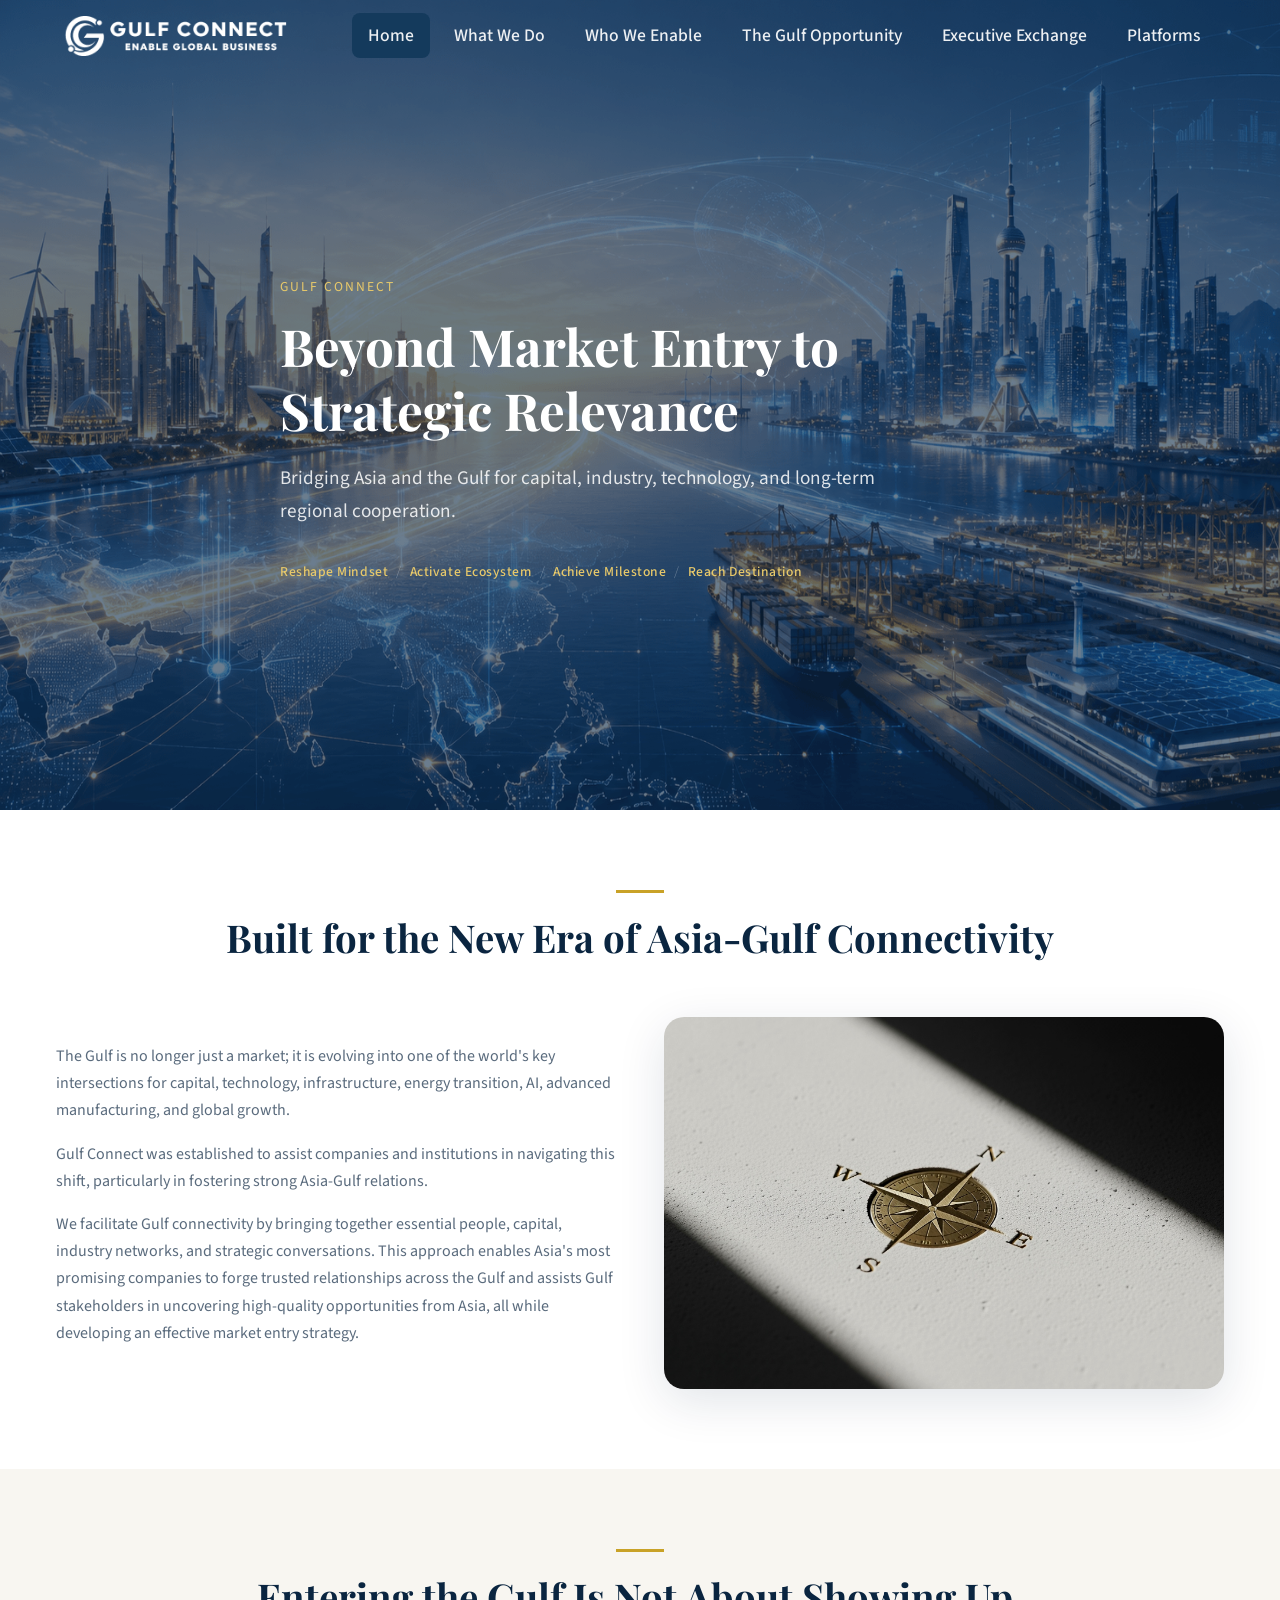
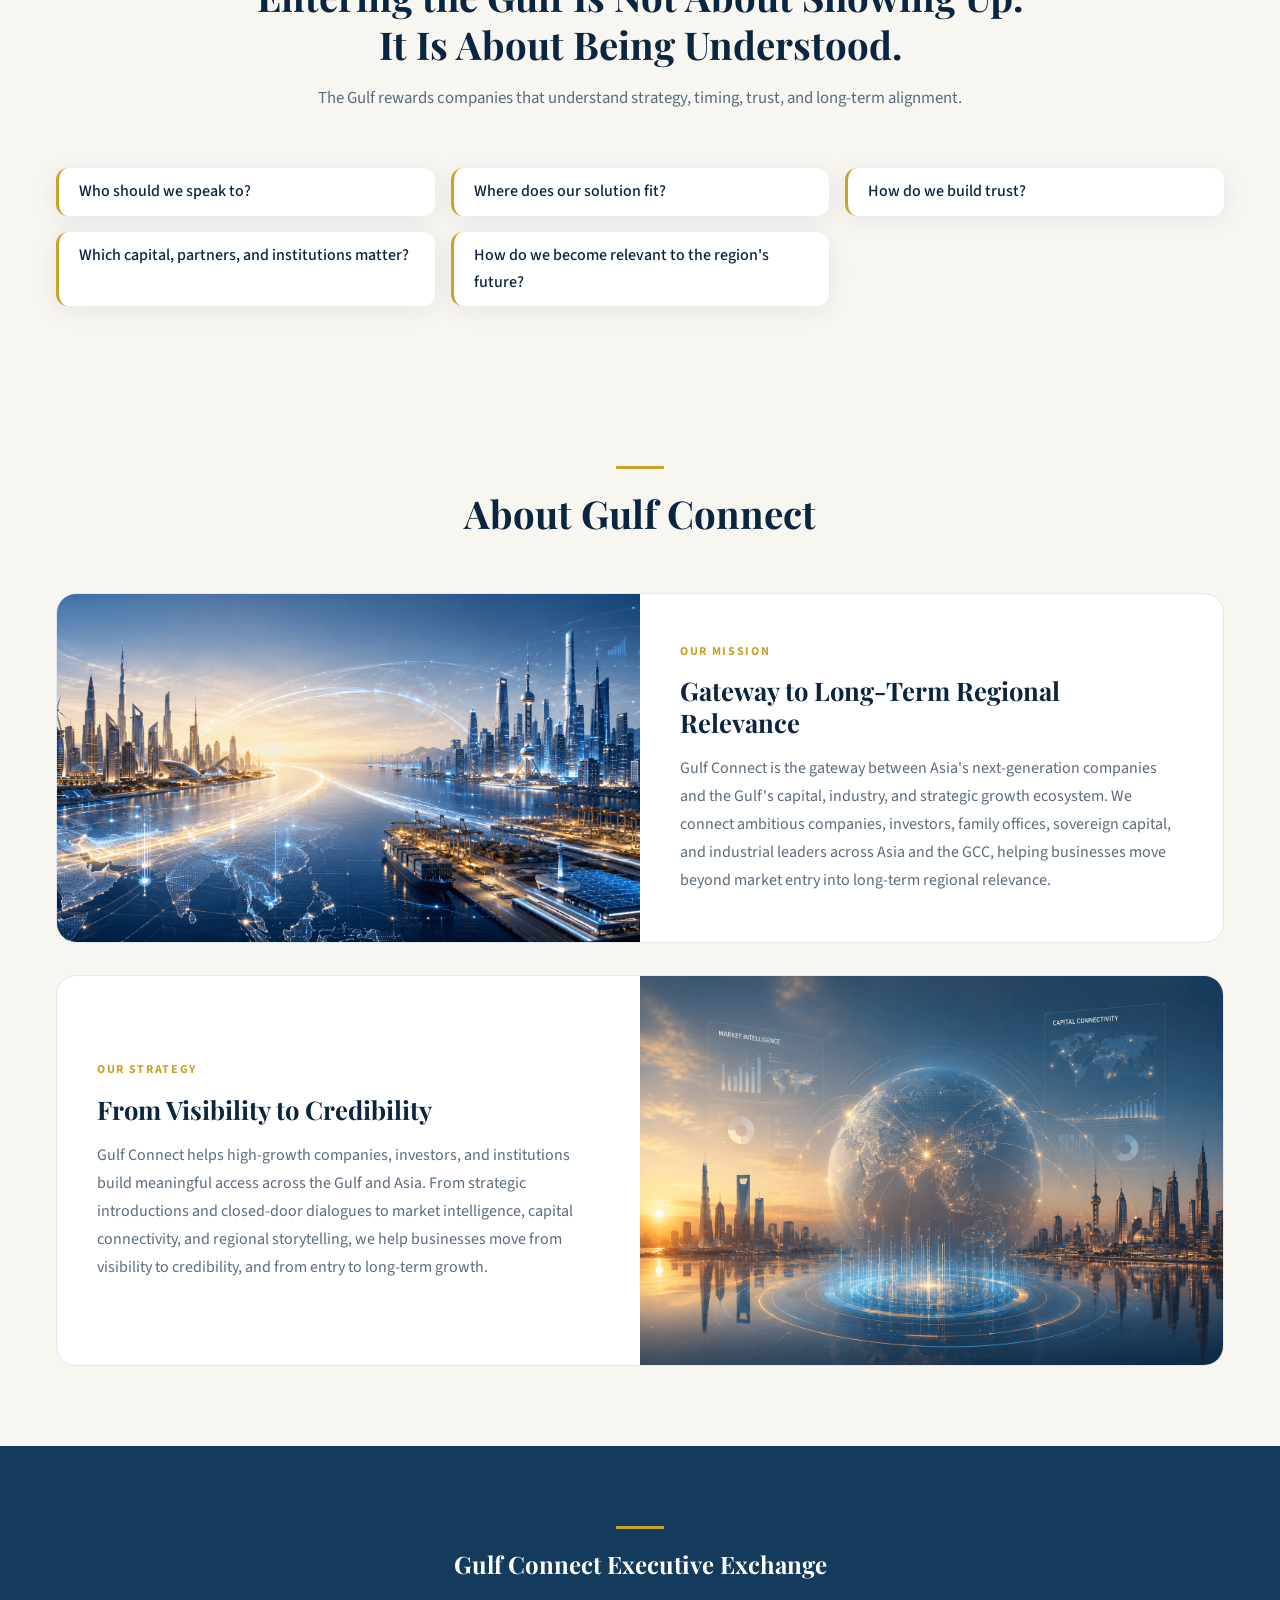
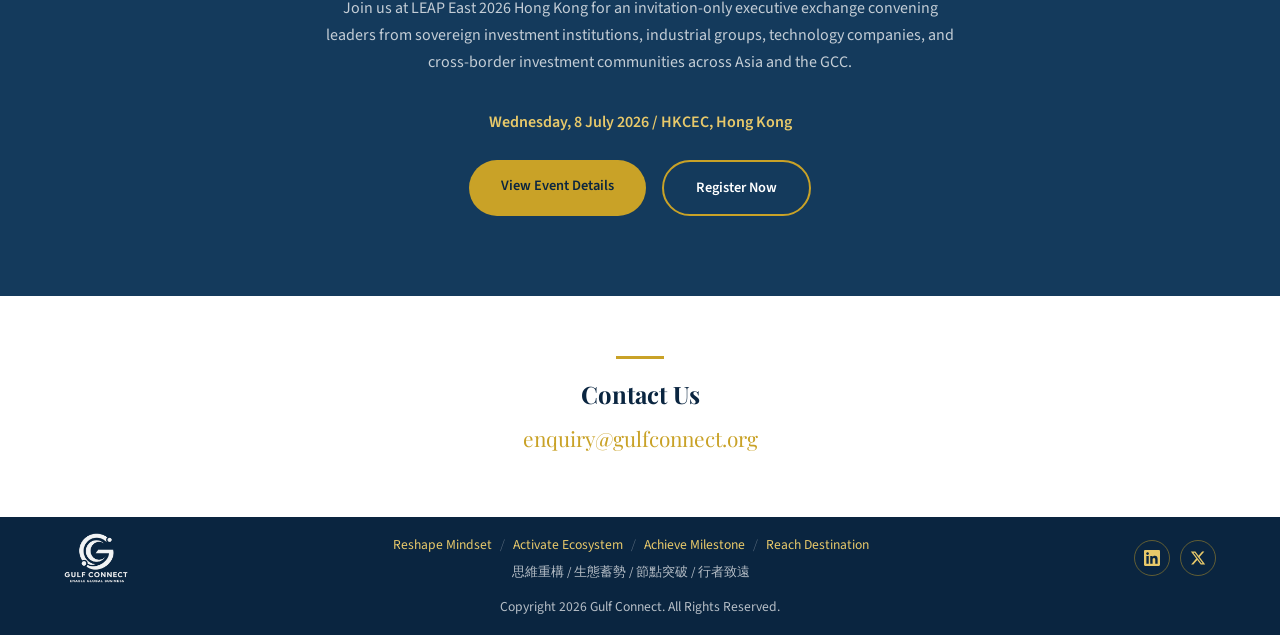
<file: index.html>
<!DOCTYPE html>
<html lang="zh-HK">
<head>
  <meta charset="UTF-8">
  <meta name="viewport" content="width=device-width, initial-scale=1.0">
  <title>Gulf Connect | Bridging Asia and Gulf Opportunities</title>
  <meta name="description" content="Gulf Connect: Beyond Market Entry to Strategic Relevance. Bridging Asia and the Gulf for strategic business growth and connectivity.">
  <link rel="preconnect" href="https://fonts.googleapis.com">
  <link rel="preconnect" href="https://fonts.gstatic.com" crossorigin>
  <link href="https://fonts.googleapis.com/css2?family=Playfair+Display:wght@400;700;900&family=Source+Sans+3:wght@300;400;500;600;700&display=swap" rel="stylesheet">
  <link rel="preconnect" href="https://media.gulfconnect.org">
  <link rel="stylesheet" href="css/style.css">
</head>
<body class="home">

  <header class="site-header">
    <div class="header-inner">
      <a href="index.html" class="logo">
        <img src="logo-header-white.png" alt="Gulf Connect" class="logo-img logo-img-light">
        <img src="logo-header.png" alt="Gulf Connect" class="logo-img logo-img-dark">
      </a>
      <nav class="nav-desktop">
        <a href="index.html" class="active">Home</a>
        <a href="what-we-do.html">What We Do</a>
        <a href="who-we-enable.html">Who We Enable</a>
        <a href="the-gulf-opportunity.html">The Gulf Opportunity</a>
        <a href="executive-exchange.html">Executive Exchange</a>
        <a href="platforms.html">Platforms</a>
      </nav>
      <button class="menu-toggle" aria-label="Menu">
        <span></span><span></span><span></span>
      </button>
    </div>
    <nav class="nav-mobile">
      <a href="index.html">Home</a>
      <a href="what-we-do.html">What We Do</a>
      <a href="who-we-enable.html">Who We Enable</a>
      <a href="the-gulf-opportunity.html">The Gulf Opportunity</a>
      <a href="executive-exchange.html">Executive Exchange</a>
      <a href="platforms.html">Platforms</a>
    </nav>
  </header>

  <section class="hero">
    <video class="hero-video" autoplay muted loop playsinline webkit-playsinline preload="auto" poster="img/Our Mission_3.png">
      <source src="https://media.gulfconnect.org/video/Home_Earth.mp4" type="video/mp4">
    </video>
    <div class="hero-overlay"></div>
    <div class="hero-content">
      <p class="hero-eyebrow">GULF CONNECT</p>
      <h1>Beyond Market Entry to Strategic Relevance</h1>
      <p class="hero-subtitle">Bridging Asia and the Gulf for capital, industry, technology, and long-term regional cooperation.</p>
      <div class="hero-pillars">
        <span>Reshape Mindset</span>
        <span class="hero-pillar-sep">/</span>
        <span>Activate Ecosystem</span>
        <span class="hero-pillar-sep">/</span>
        <span>Achieve Milestone</span>
        <span class="hero-pillar-sep">/</span>
        <span>Reach Destination</span>
      </div>
    </div>
  </section>

  <section class="section">
    <div class="container">
      <div class="section-header">
        <div class="gold-line"></div>
        <h2>Built for the New Era of Asia-Gulf Connectivity</h2>
      </div>
      <div class="two-col">
        <div>
          <p>The Gulf is no longer just a market; it is evolving into one of the world's key intersections for capital, technology, infrastructure, energy transition, AI, advanced manufacturing, and global growth.</p>
          <p>Gulf Connect was established to assist companies and institutions in navigating this shift, particularly in fostering strong Asia-Gulf relations.</p>
          <p>We facilitate Gulf connectivity by bringing together essential people, capital, industry networks, and strategic conversations. This approach enables Asia's most promising companies to forge trusted relationships across the Gulf and assists Gulf stakeholders in uncovering high-quality opportunities from Asia, all while developing an effective market entry strategy.</p>
        </div>
        <img src="img/home-campass.jpg" alt="Gulf Connect Strategy">
      </div>
    </div>
  </section>

  <section class="section section-cream">
    <div class="container">
      <div class="section-header">
        <div class="gold-line"></div>
        <h2>Entering the Gulf Is Not About Showing Up.<br>It Is About Being Understood.</h2>
        <p>The Gulf rewards companies that understand strategy, timing, trust, and long-term alignment.</p>
      </div>
      <ul class="questions-list">
        <li>Who should we speak to?</li>
        <li>Where does our solution fit?</li>
        <li>How do we build trust?</li>
        <li>Which capital, partners, and institutions matter?</li>
        <li>How do we become relevant to the region's future?</li>
      </ul>
    </div>
  </section>

  <section class="section section-cream">
    <div class="container">
      <div class="section-header">
        <div class="gold-line"></div>
        <h2>About Gulf Connect</h2>
      </div>
      <div class="about-blocks">
        <article class="about-block">
          <div class="about-block-media">
            <img src="img/Our Mission_3.png" alt="Our Mission">
          </div>
          <div class="about-block-content">
            <span class="about-label">Our Mission</span>
            <h3>Gateway to Long-Term Regional Relevance</h3>
            <p>Gulf Connect is the gateway between Asia's next-generation companies and the Gulf's capital, industry, and strategic growth ecosystem. We connect ambitious companies, investors, family offices, sovereign capital, and industrial leaders across Asia and the GCC, helping businesses move beyond market entry into long-term regional relevance.</p>
          </div>
        </article>
        <article class="about-block about-block-reverse">
          <div class="about-block-media">
            <img src="img/Our Stategy.png" alt="Our Strategy">
          </div>
          <div class="about-block-content">
            <span class="about-label">Our Strategy</span>
            <h3>From Visibility to Credibility</h3>
            <p>Gulf Connect helps high-growth companies, investors, and institutions build meaningful access across the Gulf and Asia. From strategic introductions and closed-door dialogues to market intelligence, capital connectivity, and regional storytelling, we help businesses move from visibility to credibility, and from entry to long-term growth.</p>
          </div>
        </article>
      </div>
    </div>
  </section>

  <section class="section section-navy">
    <div class="container" style="text-align:center;">
      <div class="gold-line"></div>
      <h2 style="margin-bottom:16px;">Gulf Connect Executive Exchange</h2>
      <p style="max-width:640px;margin:0 auto 32px;color:rgba(255,255,255,0.75);">Join us at LEAP East 2026 Hong Kong for an invitation-only executive exchange convening leaders from sovereign investment institutions, industrial groups, technology companies, and cross-border investment communities across Asia and the GCC.</p>
      <p style="color:var(--gold-light);font-weight:600;margin-bottom:24px;">Wednesday, 8 July 2026 / HKCEC, Hong Kong</p>
      <div class="cta-group" style="justify-content:center;">
        <a href="executive-exchange.html" class="btn btn-primary">View Event Details</a>
        <a href="https://meeting.hyterp.cn/website/10024/register.html" class="btn btn-outline" target="_blank" rel="noopener">Register Now</a>
      </div>
    </div>
  </section>

  <section class="section contact-section">
    <div class="container">
      <div class="gold-line"></div>
      <h2>Contact Us</h2>
      <p class="contact-email"><a href="mailto:enquiry@gulfconnect.org">enquiry@gulfconnect.org</a></p>
    </div>
  </section>

  <footer class="site-footer">
    <div class="footer-inner">
      <div class="footer-brand">
        <img src="logo-footer.webp" alt="Gulf Connect" class="logo-footer">
      </div>
      <p class="footer-tagline">
        <span>Gulf Connect:</span>
        <span>Beyond Market Entry to Strategic Relevance</span>
      </p>
      <div class="footer-center">
        <div class="footer-pillars">
          <span>Reshape Mindset</span>
          <span class="footer-sep">/</span>
          <span>Activate Ecosystem</span>
          <span class="footer-sep">/</span>
          <span>Achieve Milestone</span>
          <span class="footer-sep">/</span>
          <span>Reach Destination</span>
        </div>
        <p class="footer-pillars-zh">思維重構 / 生態蓄勢 / 節點突破 / 行者致遠</p>
      </div>
      <div class="footer-social">
        <a href="https://www.linkedin.com/company/gulf-connect-enabler/" target="_blank" rel="noopener noreferrer" aria-label="LinkedIn">
          <svg viewBox="0 0 24 24" aria-hidden="true"><path d="M20.447 20.452h-3.554v-5.569c0-1.328-.027-3.037-1.852-3.037-1.853 0-2.136 1.445-2.136 2.939v5.667H9.351V9h3.414v1.561h.046c.477-.9 1.637-1.85 3.37-1.85 3.601 0 4.267 2.37 4.267 5.455v6.286zM5.337 7.433c-1.144 0-2.063-.926-2.063-2.065 0-1.138.92-2.063 2.063-2.063 1.14 0 2.064.925 2.064 2.063 0 1.139-.925 2.065-2.064 2.065zm1.782 13.019H3.555V9h3.564v11.452zM22.225 0H1.771C.792 0 0 .774 0 1.729v20.542C0 23.227.792 24 1.771 24h20.451C23.2 24 24 23.227 24 22.271V1.729C24 .774 23.2 0 22.222 0h.003z"/></svg>
        </a>
        <a href="https://x.com/GulfConnectX" target="_blank" rel="noopener noreferrer" aria-label="X">
          <svg viewBox="0 0 24 24" aria-hidden="true"><path d="M18.244 2.25h3.308l-7.227 8.26 8.502 11.24H16.17l-5.214-6.817L4.99 21.75H1.68l7.73-8.835L1.254 2.25H8.08l4.713 6.231zm-1.161 17.52h1.833L7.084 4.126H5.117z"/></svg>
        </a>
      </div>
      <p class="footer-copy">Copyright 2026 Gulf Connect. All Rights Reserved.</p>
    </div>
  </footer>

  <script src="js/main.js"></script>
</body>
</html>
</file>
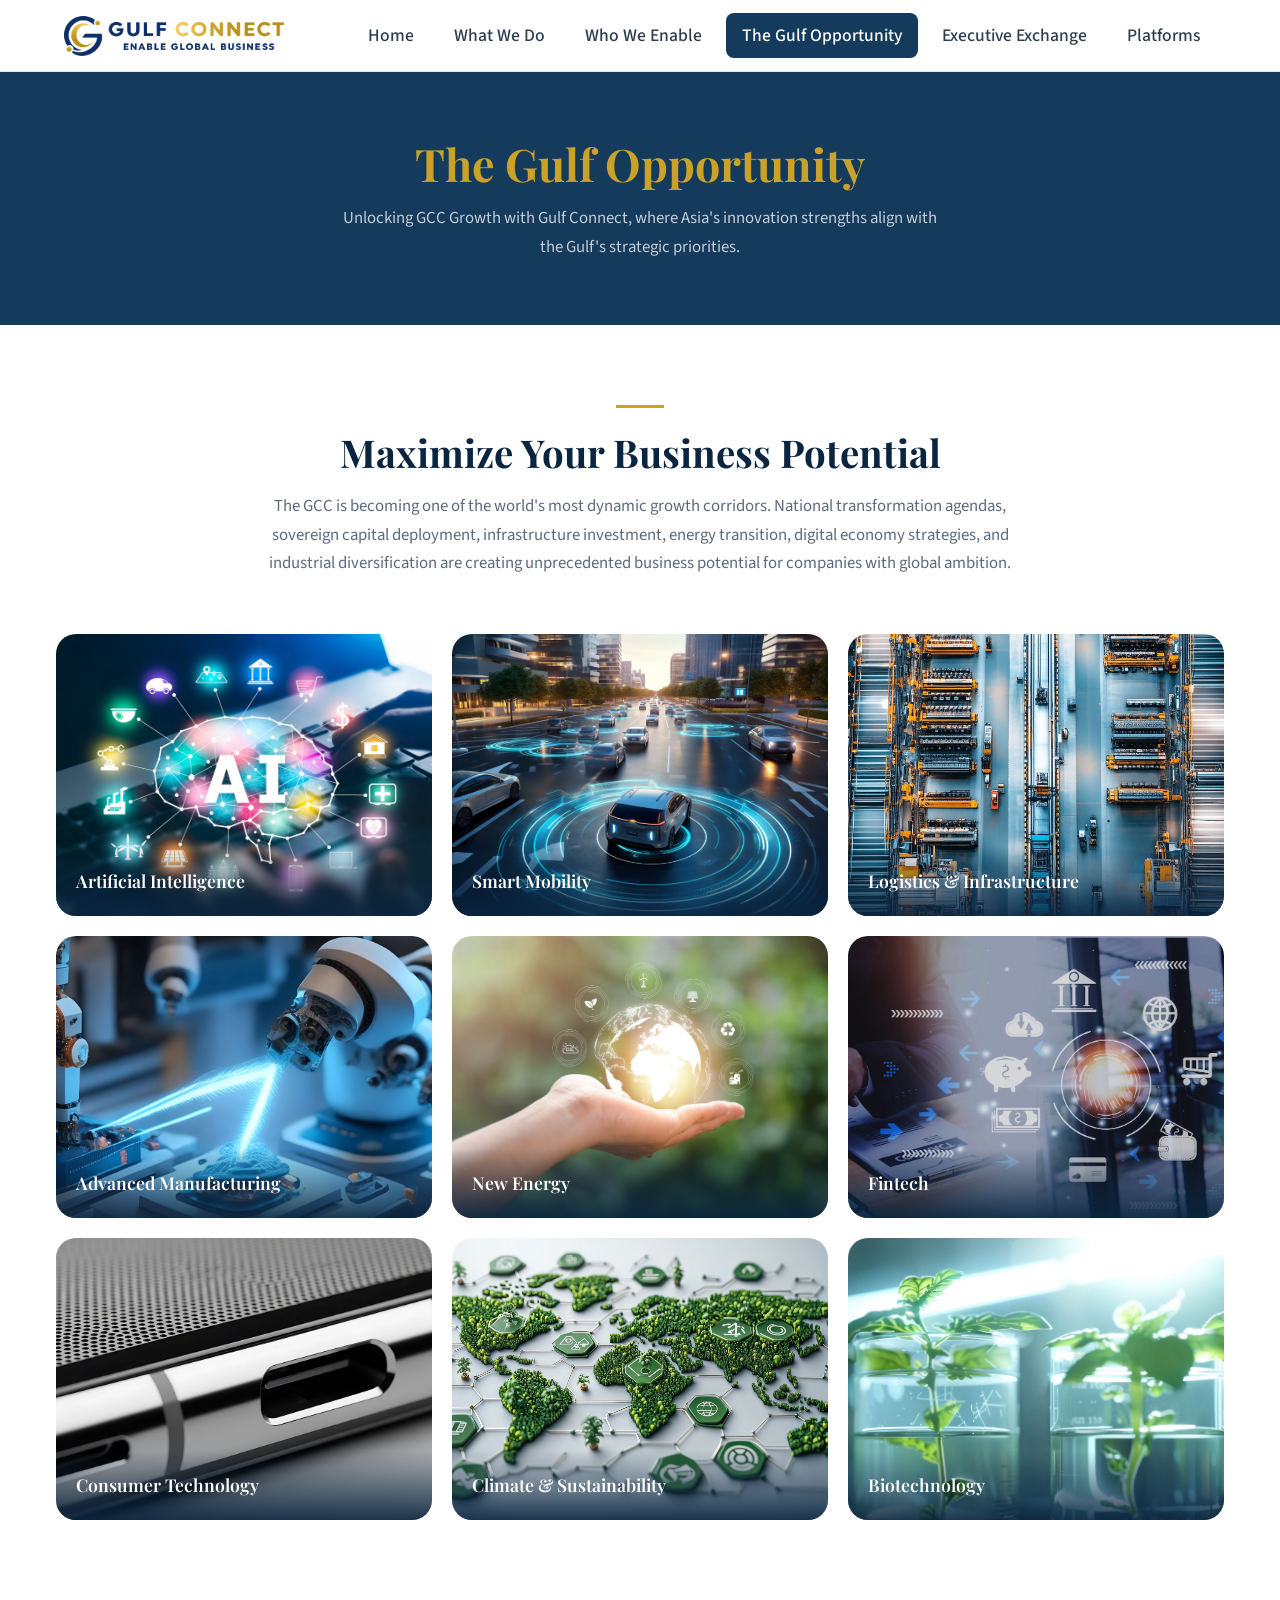
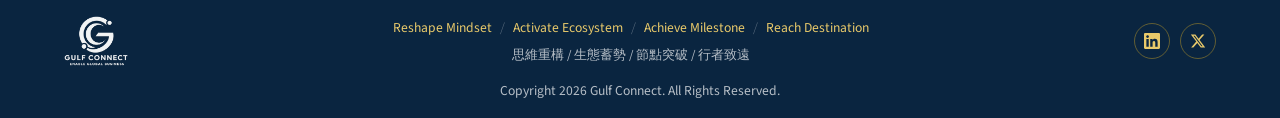
<file: the-gulf-opportunity.html>
<!DOCTYPE html>
<html lang="zh-HK">
<head>
  <meta charset="UTF-8">
  <meta name="viewport" content="width=device-width, initial-scale=1.0">
  <title>The Gulf Opportunity | Gulf Connect</title>
  <meta name="description" content="Unlock GCC growth opportunities across AI, Smart Mobility, Fintech, Advanced Manufacturing, New Energy, Biotechnology, and more.">
  <link rel="preconnect" href="https://fonts.googleapis.com">
  <link rel="preconnect" href="https://fonts.gstatic.com" crossorigin>
  <link href="https://fonts.googleapis.com/css2?family=Playfair+Display:wght@400;700;900&family=Source+Sans+3:wght@300;400;500;600;700&display=swap" rel="stylesheet">
  <link rel="stylesheet" href="css/style.css">
</head>
<body>

  <header class="site-header">
    <div class="header-inner">
      <a href="index.html" class="logo">
        <img src="logo-header.png" alt="Gulf Connect" class="logo-img">
      </a>
      <nav class="nav-desktop">
        <a href="index.html">Home</a>
        <a href="what-we-do.html">What We Do</a>
        <a href="who-we-enable.html">Who We Enable</a>
        <a href="the-gulf-opportunity.html" class="active">The Gulf Opportunity</a>
        <a href="executive-exchange.html">Executive Exchange</a>
        <a href="platforms.html">Platforms</a>
      </nav>
      <button class="menu-toggle" aria-label="Menu">
        <span></span><span></span><span></span>
      </button>
    </div>
    <nav class="nav-mobile">
      <a href="index.html">Home</a>
      <a href="what-we-do.html">What We Do</a>
      <a href="who-we-enable.html">Who We Enable</a>
      <a href="the-gulf-opportunity.html">The Gulf Opportunity</a>
      <a href="executive-exchange.html">Executive Exchange</a>
      <a href="platforms.html">Platforms</a>
    </nav>
  </header>

  <section class="page-hero">
    <div class="container">
      <h1>The Gulf Opportunity</h1>
      <p>Unlocking GCC Growth with Gulf Connect, where Asia's innovation strengths align with the Gulf's strategic priorities.</p>
    </div>
  </section>

  <section class="section">
    <div class="container">
      <div class="section-header">
        <div class="gold-line"></div>
        <h2>Maximize Your Business Potential</h2>
        <p>The GCC is becoming one of the world's most dynamic growth corridors. National transformation agendas, sovereign capital deployment, infrastructure investment, energy transition, digital economy strategies, and industrial diversification are creating unprecedented business potential for companies with global ambition.</p>
      </div>
      <div class="sector-grid">
        <div class="sector-card">
          <img src="img/Artificial Intelligence.jpg" alt="Artificial Intelligence">
          <div class="sector-label">Artificial Intelligence</div>
        </div>
        <div class="sector-card">
          <img src="img/Smart Mobility.jpg" alt="Smart Mobility">
          <div class="sector-label">Smart Mobility</div>
        </div>
        <div class="sector-card">
          <img src="img/Logistics & Infrastructure.jpg" alt="Logistics & Infrastructure">
          <div class="sector-label">Logistics &amp; Infrastructure</div>
        </div>
        <div class="sector-card">
          <img src="img/Advanced Manufacturing.jpg" alt="Advanced Manufacturing">
          <div class="sector-label">Advanced Manufacturing</div>
        </div>
        <div class="sector-card">
          <img src="img/New Energy.jpg" alt="New Energy">
          <div class="sector-label">New Energy</div>
        </div>
        <div class="sector-card">
          <img src="img/Fintech.jpg" alt="Fintech">
          <div class="sector-label">Fintech</div>
        </div>
        <div class="sector-card">
          <img src="img/Consumer Technology.jpg" alt="Consumer Technology">
          <div class="sector-label">Consumer Technology</div>
        </div>
        <div class="sector-card">
          <img src="img/Climate & Sustainability.jpg" alt="Climate & Sustainability">
          <div class="sector-label">Climate &amp; Sustainability</div>
        </div>
        <div class="sector-card">
          <img src="img/Biotechnology.jpg" alt="Biotechnology">
          <div class="sector-label">Biotechnology</div>
        </div>
      </div>
    </div>
  </section>

  <footer class="site-footer">
    <div class="footer-inner">
      <div class="footer-brand">
        <img src="logo-footer.webp" alt="Gulf Connect" class="logo-footer">
      </div>
      <p class="footer-tagline">
        <span>Gulf Connect:</span>
        <span>Beyond Market Entry to Strategic Relevance</span>
      </p>
      <div class="footer-center">
        <div class="footer-pillars">
          <span>Reshape Mindset</span>
          <span class="footer-sep">/</span>
          <span>Activate Ecosystem</span>
          <span class="footer-sep">/</span>
          <span>Achieve Milestone</span>
          <span class="footer-sep">/</span>
          <span>Reach Destination</span>
        </div>
        <p class="footer-pillars-zh">思維重構 / 生態蓄勢 / 節點突破 / 行者致遠</p>
      </div>
      <div class="footer-social">
        <a href="https://www.linkedin.com/company/gulf-connect-enabler/" target="_blank" rel="noopener noreferrer" aria-label="LinkedIn">
          <svg viewBox="0 0 24 24" aria-hidden="true"><path d="M20.447 20.452h-3.554v-5.569c0-1.328-.027-3.037-1.852-3.037-1.853 0-2.136 1.445-2.136 2.939v5.667H9.351V9h3.414v1.561h.046c.477-.9 1.637-1.85 3.37-1.85 3.601 0 4.267 2.37 4.267 5.455v6.286zM5.337 7.433c-1.144 0-2.063-.926-2.063-2.065 0-1.138.92-2.063 2.063-2.063 1.14 0 2.064.925 2.064 2.063 0 1.139-.925 2.065-2.064 2.065zm1.782 13.019H3.555V9h3.564v11.452zM22.225 0H1.771C.792 0 0 .774 0 1.729v20.542C0 23.227.792 24 1.771 24h20.451C23.2 24 24 23.227 24 22.271V1.729C24 .774 23.2 0 22.222 0h.003z"/></svg>
        </a>
        <a href="https://x.com/GulfConnectX" target="_blank" rel="noopener noreferrer" aria-label="X">
          <svg viewBox="0 0 24 24" aria-hidden="true"><path d="M18.244 2.25h3.308l-7.227 8.26 8.502 11.24H16.17l-5.214-6.817L4.99 21.75H1.68l7.73-8.835L1.254 2.25H8.08l4.713 6.231zm-1.161 17.52h1.833L7.084 4.126H5.117z"/></svg>
        </a>
      </div>
      <p class="footer-copy">Copyright 2026 Gulf Connect. All Rights Reserved.</p>
    </div>
  </footer>

  <script src="js/main.js"></script>
</body>
</html>
</file>
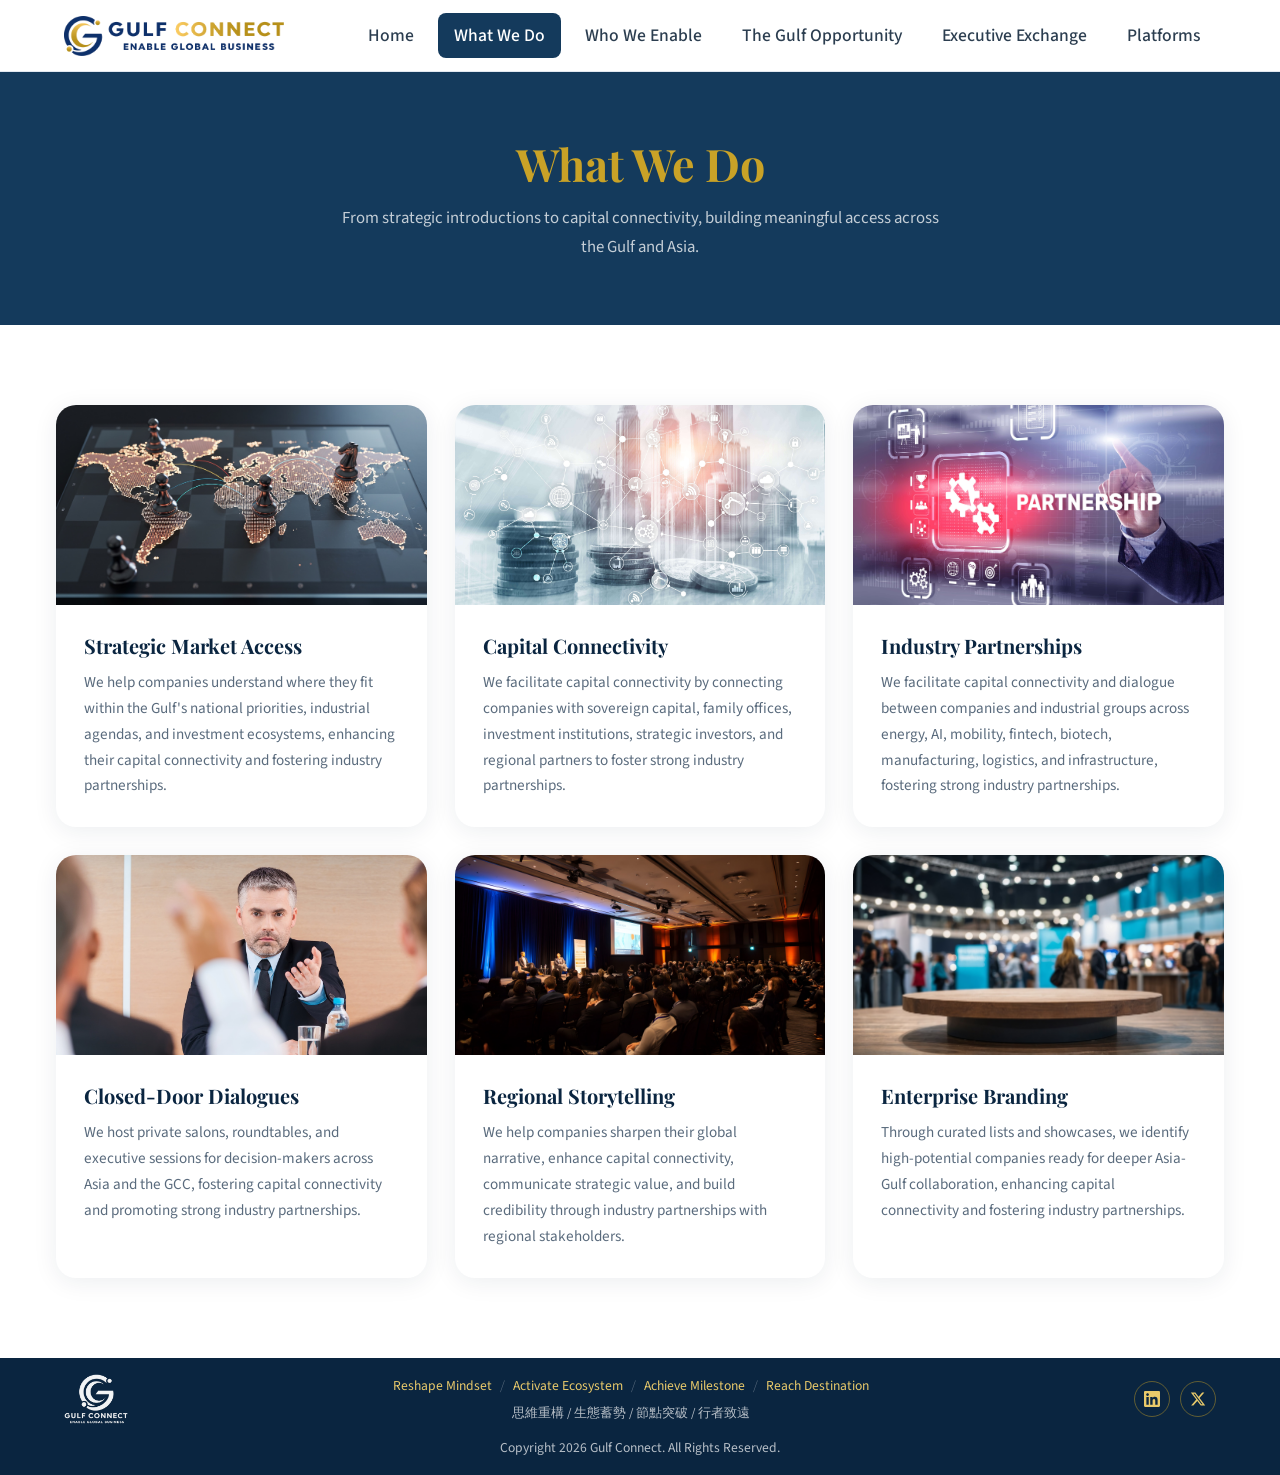
<file: what-we-do.html>
<!DOCTYPE html>
<html lang="zh-HK">
<head>
  <meta charset="UTF-8">
  <meta name="viewport" content="width=device-width, initial-scale=1.0">
  <title>What We Do | Gulf Connect</title>
  <meta name="description" content="Gulf Connect services: Strategic Market Access, Capital Connectivity, Industry Partnerships, Closed-Door Dialogues, Regional Storytelling, and Enterprise Branding.">
  <link rel="preconnect" href="https://fonts.googleapis.com">
  <link rel="preconnect" href="https://fonts.gstatic.com" crossorigin>
  <link href="https://fonts.googleapis.com/css2?family=Playfair+Display:wght@400;700;900&family=Source+Sans+3:wght@300;400;500;600;700&display=swap" rel="stylesheet">
  <link rel="stylesheet" href="css/style.css">
</head>
<body>

  <header class="site-header">
    <div class="header-inner">
      <a href="index.html" class="logo">
        <img src="logo-header.png" alt="Gulf Connect" class="logo-img">
      </a>
      <nav class="nav-desktop">
        <a href="index.html">Home</a>
        <a href="what-we-do.html" class="active">What We Do</a>
        <a href="who-we-enable.html">Who We Enable</a>
        <a href="the-gulf-opportunity.html">The Gulf Opportunity</a>
        <a href="executive-exchange.html">Executive Exchange</a>
        <a href="platforms.html">Platforms</a>
      </nav>
      <button class="menu-toggle" aria-label="Menu">
        <span></span><span></span><span></span>
      </button>
    </div>
    <nav class="nav-mobile">
      <a href="index.html">Home</a>
      <a href="what-we-do.html">What We Do</a>
      <a href="who-we-enable.html">Who We Enable</a>
      <a href="the-gulf-opportunity.html">The Gulf Opportunity</a>
      <a href="executive-exchange.html">Executive Exchange</a>
      <a href="platforms.html">Platforms</a>
    </nav>
  </header>

  <section class="page-hero">
    <div class="container">
      <h1>What We Do</h1>
      <p>From strategic introductions to capital connectivity, building meaningful access across the Gulf and Asia.</p>
    </div>
  </section>

  <section class="section">
    <div class="container">
      <div class="card-grid">
        <div class="card">
          <img src="img/Strategic Market Access.jpg" alt="Strategic Market Access" class="card-img">
          <div class="card-body">
            <h3>Strategic Market Access</h3>
            <p>We help companies understand where they fit within the Gulf's national priorities, industrial agendas, and investment ecosystems, enhancing their capital connectivity and fostering industry partnerships.</p>
          </div>
        </div>
        <div class="card">
          <img src="img/Capital Connectivity.jpg" alt="Capital Connectivity" class="card-img">
          <div class="card-body">
            <h3>Capital Connectivity</h3>
            <p>We facilitate capital connectivity by connecting companies with sovereign capital, family offices, investment institutions, strategic investors, and regional partners to foster strong industry partnerships.</p>
          </div>
        </div>
        <div class="card">
          <img src="img/Industry Partnerships_2.jpg" alt="Industry Partnerships" class="card-img">
          <div class="card-body">
            <h3>Industry Partnerships</h3>
            <p>We facilitate capital connectivity and dialogue between companies and industrial groups across energy, AI, mobility, fintech, biotech, manufacturing, logistics, and infrastructure, fostering strong industry partnerships.</p>
          </div>
        </div>
        <div class="card">
          <img src="img/Closed-Door Dialogues.JPG" alt="Closed-Door Dialogues" class="card-img">
          <div class="card-body">
            <h3>Closed-Door Dialogues</h3>
            <p>We host private salons, roundtables, and executive sessions for decision-makers across Asia and the GCC, fostering capital connectivity and promoting strong industry partnerships.</p>
          </div>
        </div>
        <div class="card">
          <img src="img/Regional Storytelling_2.jpg" alt="Regional Storytelling" class="card-img">
          <div class="card-body">
            <h3>Regional Storytelling</h3>
            <p>We help companies sharpen their global narrative, enhance capital connectivity, communicate strategic value, and build credibility through industry partnerships with regional stakeholders.</p>
          </div>
        </div>
        <div class="card">
          <img src="img/Enterprise Recognition_2.jpg" alt="Enterprise Branding" class="card-img">
          <div class="card-body">
            <h3>Enterprise Branding</h3>
            <p>Through curated lists and showcases, we identify high-potential companies ready for deeper Asia-Gulf collaboration, enhancing capital connectivity and fostering industry partnerships.</p>
          </div>
        </div>
      </div>
    </div>
  </section>

  <footer class="site-footer">
    <div class="footer-inner">
      <div class="footer-brand">
        <img src="logo-footer.webp" alt="Gulf Connect" class="logo-footer">
      </div>
      <p class="footer-tagline">
        <span>Gulf Connect:</span>
        <span>Beyond Market Entry to Strategic Relevance</span>
      </p>
      <div class="footer-center">
        <div class="footer-pillars">
          <span>Reshape Mindset</span>
          <span class="footer-sep">/</span>
          <span>Activate Ecosystem</span>
          <span class="footer-sep">/</span>
          <span>Achieve Milestone</span>
          <span class="footer-sep">/</span>
          <span>Reach Destination</span>
        </div>
        <p class="footer-pillars-zh">思維重構 / 生態蓄勢 / 節點突破 / 行者致遠</p>
      </div>
      <div class="footer-social">
        <a href="https://www.linkedin.com/company/gulf-connect-enabler/" target="_blank" rel="noopener noreferrer" aria-label="LinkedIn">
          <svg viewBox="0 0 24 24" aria-hidden="true"><path d="M20.447 20.452h-3.554v-5.569c0-1.328-.027-3.037-1.852-3.037-1.853 0-2.136 1.445-2.136 2.939v5.667H9.351V9h3.414v1.561h.046c.477-.9 1.637-1.85 3.37-1.85 3.601 0 4.267 2.37 4.267 5.455v6.286zM5.337 7.433c-1.144 0-2.063-.926-2.063-2.065 0-1.138.92-2.063 2.063-2.063 1.14 0 2.064.925 2.064 2.063 0 1.139-.925 2.065-2.064 2.065zm1.782 13.019H3.555V9h3.564v11.452zM22.225 0H1.771C.792 0 0 .774 0 1.729v20.542C0 23.227.792 24 1.771 24h20.451C23.2 24 24 23.227 24 22.271V1.729C24 .774 23.2 0 22.222 0h.003z"/></svg>
        </a>
        <a href="https://x.com/GulfConnectX" target="_blank" rel="noopener noreferrer" aria-label="X">
          <svg viewBox="0 0 24 24" aria-hidden="true"><path d="M18.244 2.25h3.308l-7.227 8.26 8.502 11.24H16.17l-5.214-6.817L4.99 21.75H1.68l7.73-8.835L1.254 2.25H8.08l4.713 6.231zm-1.161 17.52h1.833L7.084 4.126H5.117z"/></svg>
        </a>
      </div>
      <p class="footer-copy">Copyright 2026 Gulf Connect. All Rights Reserved.</p>
    </div>
  </footer>

  <script src="js/main.js"></script>
</body>
</html>
</file>
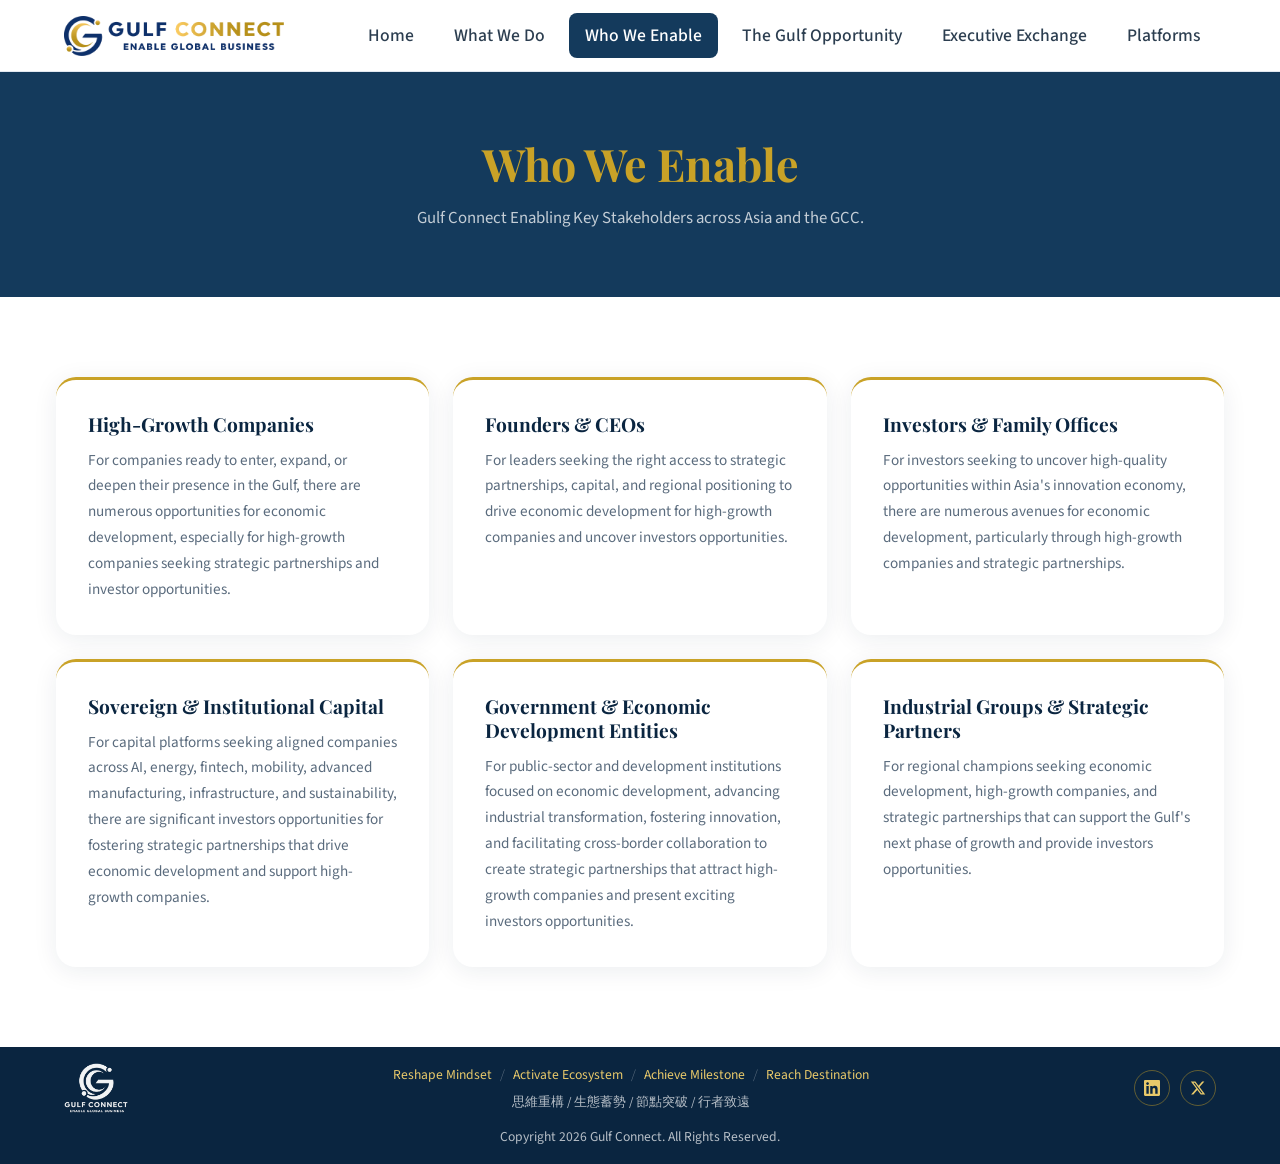
<file: who-we-enable.html>
<!DOCTYPE html>
<html lang="zh-HK">
<head>
  <meta charset="UTF-8">
  <meta name="viewport" content="width=device-width, initial-scale=1.0">
  <title>Who We Enable | Gulf Connect</title>
  <meta name="description" content="Gulf Connect enables high-growth companies, founders, investors, sovereign capital, government entities, and industrial groups across Asia and the GCC.">
  <link rel="preconnect" href="https://fonts.googleapis.com">
  <link rel="preconnect" href="https://fonts.gstatic.com" crossorigin>
  <link href="https://fonts.googleapis.com/css2?family=Playfair+Display:wght@400;700;900&family=Source+Sans+3:wght@300;400;500;600;700&display=swap" rel="stylesheet">
  <link rel="stylesheet" href="css/style.css">
</head>
<body>

  <header class="site-header">
    <div class="header-inner">
      <a href="index.html" class="logo">
        <img src="logo-header.png" alt="Gulf Connect" class="logo-img">
      </a>
      <nav class="nav-desktop">
        <a href="index.html">Home</a>
        <a href="what-we-do.html">What We Do</a>
        <a href="who-we-enable.html" class="active">Who We Enable</a>
        <a href="the-gulf-opportunity.html">The Gulf Opportunity</a>
        <a href="executive-exchange.html">Executive Exchange</a>
        <a href="platforms.html">Platforms</a>
      </nav>
      <button class="menu-toggle" aria-label="Menu">
        <span></span><span></span><span></span>
      </button>
    </div>
    <nav class="nav-mobile">
      <a href="index.html">Home</a>
      <a href="what-we-do.html">What We Do</a>
      <a href="who-we-enable.html">Who We Enable</a>
      <a href="the-gulf-opportunity.html">The Gulf Opportunity</a>
      <a href="executive-exchange.html">Executive Exchange</a>
      <a href="platforms.html">Platforms</a>
    </nav>
  </header>

  <section class="page-hero">
    <div class="container">
      <h1>Who We Enable</h1>
      <p>Gulf Connect Enabling Key Stakeholders across Asia and the GCC.</p>
    </div>
  </section>

  <section class="section">
    <div class="container">
      <div class="stakeholder-grid">
        <div class="stakeholder-card">
          <h3>High-Growth Companies</h3>
          <p>For companies ready to enter, expand, or deepen their presence in the Gulf, there are numerous opportunities for economic development, especially for high-growth companies seeking strategic partnerships and investor opportunities.</p>
        </div>
        <div class="stakeholder-card">
          <h3>Founders &amp; CEOs</h3>
          <p>For leaders seeking the right access to strategic partnerships, capital, and regional positioning to drive economic development for high-growth companies and uncover investors opportunities.</p>
        </div>
        <div class="stakeholder-card">
          <h3>Investors &amp; Family Offices</h3>
          <p>For investors seeking to uncover high-quality opportunities within Asia's innovation economy, there are numerous avenues for economic development, particularly through high-growth companies and strategic partnerships.</p>
        </div>
        <div class="stakeholder-card">
          <h3>Sovereign &amp; Institutional Capital</h3>
          <p>For capital platforms seeking aligned companies across AI, energy, fintech, mobility, advanced manufacturing, infrastructure, and sustainability, there are significant investors opportunities for fostering strategic partnerships that drive economic development and support high-growth companies.</p>
        </div>
        <div class="stakeholder-card">
          <h3>Government &amp; Economic Development Entities</h3>
          <p>For public-sector and development institutions focused on economic development, advancing industrial transformation, fostering innovation, and facilitating cross-border collaboration to create strategic partnerships that attract high-growth companies and present exciting investors opportunities.</p>
        </div>
        <div class="stakeholder-card">
          <h3>Industrial Groups &amp; Strategic Partners</h3>
          <p>For regional champions seeking economic development, high-growth companies, and strategic partnerships that can support the Gulf's next phase of growth and provide investors opportunities.</p>
        </div>
      </div>
    </div>
  </section>

  <footer class="site-footer">
    <div class="footer-inner">
      <div class="footer-brand">
        <img src="logo-footer.webp" alt="Gulf Connect" class="logo-footer">
      </div>
      <p class="footer-tagline">
        <span>Gulf Connect:</span>
        <span>Beyond Market Entry to Strategic Relevance</span>
      </p>
      <div class="footer-center">
        <div class="footer-pillars">
          <span>Reshape Mindset</span>
          <span class="footer-sep">/</span>
          <span>Activate Ecosystem</span>
          <span class="footer-sep">/</span>
          <span>Achieve Milestone</span>
          <span class="footer-sep">/</span>
          <span>Reach Destination</span>
        </div>
        <p class="footer-pillars-zh">思維重構 / 生態蓄勢 / 節點突破 / 行者致遠</p>
      </div>
      <div class="footer-social">
        <a href="https://www.linkedin.com/company/gulf-connect-enabler/" target="_blank" rel="noopener noreferrer" aria-label="LinkedIn">
          <svg viewBox="0 0 24 24" aria-hidden="true"><path d="M20.447 20.452h-3.554v-5.569c0-1.328-.027-3.037-1.852-3.037-1.853 0-2.136 1.445-2.136 2.939v5.667H9.351V9h3.414v1.561h.046c.477-.9 1.637-1.85 3.37-1.85 3.601 0 4.267 2.37 4.267 5.455v6.286zM5.337 7.433c-1.144 0-2.063-.926-2.063-2.065 0-1.138.92-2.063 2.063-2.063 1.14 0 2.064.925 2.064 2.063 0 1.139-.925 2.065-2.064 2.065zm1.782 13.019H3.555V9h3.564v11.452zM22.225 0H1.771C.792 0 0 .774 0 1.729v20.542C0 23.227.792 24 1.771 24h20.451C23.2 24 24 23.227 24 22.271V1.729C24 .774 23.2 0 22.222 0h.003z"/></svg>
        </a>
        <a href="https://x.com/GulfConnectX" target="_blank" rel="noopener noreferrer" aria-label="X">
          <svg viewBox="0 0 24 24" aria-hidden="true"><path d="M18.244 2.25h3.308l-7.227 8.26 8.502 11.24H16.17l-5.214-6.817L4.99 21.75H1.68l7.73-8.835L1.254 2.25H8.08l4.713 6.231zm-1.161 17.52h1.833L7.084 4.126H5.117z"/></svg>
        </a>
      </div>
      <p class="footer-copy">Copyright 2026 Gulf Connect. All Rights Reserved.</p>
    </div>
  </footer>

  <script src="js/main.js"></script>
</body>
</html>
</file>
<file: css/style.css>
/* Gulf Connect � Professional Static Site */

:root {
  --navy: #0a2540;
  --navy-light: #143a5c;
  --gold: #c9a227;
  --gold-light: #e8c96a;
  --cream: #f8f6f1;
  --white: #ffffff;
  --text: #2c3e50;
  --text-muted: #5a6b7d;
  --border: #e2e8f0;
  --shadow: 0 4px 24px rgba(10, 37, 64, 0.08);
  --shadow-lg: 0 12px 48px rgba(10, 37, 64, 0.12);
  --radius: 12px;
  --radius-lg: 20px;
  --max-width: 1200px;
  --header-height: 72px;
  --transition: 0.25s ease;
}

*, *::before, *::after {
  box-sizing: border-box;
  margin: 0;
  padding: 0;
}

html {
  scroll-behavior: smooth;
}

body {
  font-family: 'Source Sans 3', 'Source Sans Pro', -apple-system, BlinkMacSystemFont, sans-serif;
  color: var(--text);
  background: var(--white);
  line-height: 1.7;
  -webkit-font-smoothing: antialiased;
}

h1, h2, h3, h4 {
  font-family: 'Playfair Display', Georgia, serif;
  color: var(--navy);
  line-height: 1.25;
}

img {
  max-width: 100%;
  height: auto;
  display: block;
}

a {
  color: var(--navy);
  text-decoration: none;
  transition: color var(--transition);
}

a:hover {
  color: var(--gold);
}

.container {
  max-width: var(--max-width);
  margin: 0 auto;
  padding: 0 16px;
}

/* ?? Header ?? */
.site-header {
  position: fixed;
  top: 0;
  left: 0;
  right: 0;
  z-index: 1000;
  height: var(--header-height);
  background: rgba(255, 255, 255, 0.95);
  backdrop-filter: blur(12px);
  border-bottom: 1px solid var(--border);
  transition: background var(--transition), box-shadow var(--transition), border-color var(--transition), backdrop-filter var(--transition);
}

.site-header.scrolled {
  box-shadow: var(--shadow);
}

/* ?????? header */
body.home .site-header {
  background: transparent;
  backdrop-filter: none;
  border-bottom-color: transparent;
  box-shadow: none;
}

body.home .site-header.scrolled {
  background: rgba(255, 255, 255, 0.95);
  backdrop-filter: blur(12px);
  border-bottom-color: var(--border);
  box-shadow: var(--shadow);
}

body.home .site-header:not(.scrolled) .nav-desktop a {
  color: rgba(255, 255, 255, 0.92);
}
body.home .site-header:not(.scrolled) .nav-desktop a:hover,
body.home .site-header:not(.scrolled) .nav-desktop a.active {
  background: var(--navy-light);
}

body.home .site-header:not(.scrolled) .menu-toggle span {
  background: var(--white);
}

.header-inner {
  max-width: var(--max-width);
  margin: 0 auto;
  padding: 0 24px;
  height: 100%;
  display: flex;
  align-items: center;
  justify-content: space-between;
}

.logo {
  display: flex;
  align-items: center;
}

.logo-img {
  height: 40px;
  width: auto;
  flex-shrink: 0;
}

/* ???? header ??? logo???????? logo */
body.home .logo-img-dark {
  display: none;
}

body.home .site-header.scrolled .logo-img-light {
  display: none;
}

body.home .site-header.scrolled .logo-img-dark {
  display: block;
}

.logo-footer {
  height: 50px;
  width: auto;
}

.nav-desktop {
  display: flex;
  align-items: center;
  gap: 8px;
}

.nav-desktop a {
  padding: 8px 16px;
  font-size: 1.1rem;
  font-weight: 500;
  color: var(--text);
  border-radius: 8px;
  transition: all var(--transition);
}

.nav-desktop a:hover,
.nav-desktop a.active {
  background: var(--navy-light);
  color: var(--white);
}

.menu-toggle {
  display: none;
  background: none;
  border: none;
  cursor: pointer;
  padding: 8px;
}

.menu-toggle span {
  display: block;
  width: 24px;
  height: 2px;
  background: var(--navy);
  margin: 5px 0;
  transition: var(--transition);
}

.nav-mobile {
  display: none;
  position: fixed;
  top: var(--header-height);
  left: 0;
  right: 0;
  background: var(--white);
  border-bottom: 1px solid var(--border);
  padding: 16px 24px 24px;
  box-shadow: var(--shadow);
  z-index: 999;
}

.nav-mobile.open {
  display: block;
}

.nav-mobile a {
  display: block;
  padding: 12px 0;
  font-size: 1rem;
  font-weight: 500;
  color: var(--text);
  border-bottom: 1px solid var(--border);
}

.nav-mobile a:last-child {
  border-bottom: none;
}

/* ?? Hero ?? */
.hero {
  margin-top: 0;
  position: relative;
  min-height: 90vh;
  display: flex;
  align-items: center;
  overflow: hidden;
  background: var(--navy-light);
}

.hero-bg,
.hero-video,
.hero-bg-img {
  position: absolute;
  inset: 0;
  object-fit: cover;
  width: 100%;
  height: 100%;
}

.hero-bg {
  opacity: 0.35;
}

.hero-bg-img {
  opacity: 0.65;
}

.hero-video {
  opacity: 0.65;
  pointer-events: none;
}

.hero-overlay {
  position: absolute;
  inset: 0;
  background: rgba(10, 37, 64, 0.4);
}

.hero-content {
  position: relative;
  z-index: 1;
  max-width: var(--max-width);
  margin: 0 auto;
  padding: calc(var(--header-height) + 96px) 24px 120px;
  color: var(--white);
}

.hero-eyebrow {
  font-size: 0.85rem;
  letter-spacing: 0.15em;
  /* text-transform: uppercase; */
  color: var(--gold-light);
  margin-bottom: 16px;
}

.hero h1 {
  color: var(--white);
  font-size: clamp(2rem, 5vw, 3.2rem);
  margin-bottom: 20px;
  max-width: 720px;
}

.hero-subtitle {
  font-size: clamp(1rem, 2vw, 1.2rem);
  color: rgba(255,255,255,0.85);
  max-width: 600px;
  margin-bottom: 32px;
}

.hero-pillars {
  display: flex;
  flex-wrap: wrap;
  align-items: center;
  gap: 8px;
  font-size: 0.85rem;
  font-weight: 500;
  color: var(--gold-light);
  letter-spacing: 0.04em;
}

.hero-pillar-sep {
  color: rgba(255, 255, 255, 0.35);
  font-weight: 300;
}

/* ?? Sections ?? */
.section {
  padding: 80px 0;
}

.section-cream {
  background: var(--cream);
}

.section-navy {
  background: var(--navy-light);
  color: var(--white);
}

.section-navy h2,
.section-navy h3 {
  color: var(--white);
}

.section-header {
  text-align: center;
  margin-bottom: 56px;
}

.section-header h2 {
  font-size: clamp(1.8rem, 3vw, 2.4rem);
  margin-bottom: 16px;
}

.section-header p {
  color: var(--text-muted);
  max-width: 800px;
  margin: 0 auto;
  font-size: 1.05rem;
}

.section-navy .section-header p {
  color: rgba(255,255,255,0.7);
}

.gold-line {
  width: 48px;
  height: 3px;
  background: var(--gold);
  margin: 0 auto 20px;
}

/* ?? Cards Grid ?? */
.card-grid {
  display: grid;
  grid-template-columns: repeat(auto-fill, minmax(320px, 1fr));
  gap: 28px;
}

.card {
  background: var(--white);
  border-radius: var(--radius-lg);
  overflow: hidden;
  box-shadow: var(--shadow);
  transition: transform var(--transition), box-shadow var(--transition);
}

.card:hover {
  transform: translateY(-4px);
  box-shadow: var(--shadow-lg);
}

.card-img {
  width: 100%;
  height: 200px;
  object-fit: cover;
}

.card-body {
  padding: 28px;
}

.card-body h3 {
  font-size: 1.25rem;
  margin-bottom: 12px;
}

.card-body p {
  color: var(--text-muted);
  font-size: 0.95rem;
}

/* ?? Two Column ?? */
.two-col {
  display: grid;
  grid-template-columns: 1fr 1fr;
  gap: 48px;
  align-items: center;
}

.two-col img {
  border-radius: var(--radius-lg);
  box-shadow: var(--shadow-lg);
}

.two-col h2 {
  font-size: 2rem;
  margin-bottom: 20px;
}

.two-col p {
  color: var(--text-muted);
  margin-bottom: 16px;
}

/* ?? About Blocks (??) ?? */
.about-blocks {
  display: flex;
  flex-direction: column;
  gap: 32px;
}

.about-block {
  display: grid;
  grid-template-columns: 1fr 1fr;
  gap: 0;
  border-radius: var(--radius-lg);
  overflow: hidden;
  border: 1px solid var(--border);
  background: var(--white);
}

.about-block-reverse .about-block-media {
  order: 2;
}

.about-block-media img {
  width: 100%;
  height: 100%;
  min-height: 280px;
  object-fit: cover;
}

.about-block-content {
  padding: 48px 40px;
  display: flex;
  flex-direction: column;
  justify-content: center;
}

.about-label {
  display: inline-block;
  font-size: 0.75rem;
  font-weight: 700;
  letter-spacing: 0.14em;
  text-transform: uppercase;
  color: var(--gold);
  margin-bottom: 12px;
}

.about-block-content h3 {
  font-size: 1.6rem;
  margin-bottom: 16px;
}

.about-block-content p {
  color: var(--text-muted);
  font-size: 1rem;
  line-height: 1.75;
}

/* ?? Questions List ?? */
.questions-list {
  list-style: none;
  display: grid;
  grid-template-columns: repeat(auto-fill, minmax(350px, 1fr));
  gap: 16px;
}

.questions-list li {
  padding: 10px 20px;
  background: var(--white);
  border-radius: var(--radius);
  border-left: 3px solid var(--gold);
  font-weight: 500;
  color: var(--navy);
  box-shadow: var(--shadow);
}

/* ?? Stakeholder Cards ?? */
.stakeholder-grid {
  display: grid;
  grid-template-columns: repeat(auto-fill, minmax(340px, 1fr));
  gap: 24px;
}

.stakeholder-card {
  padding: 32px;
  background: var(--white);
  border-radius: var(--radius-lg);
  border-top: 3px solid var(--gold);
  box-shadow: var(--shadow);
}

.stakeholder-card h3 {
  font-size: 1.2rem;
  margin-bottom: 12px;
}

.stakeholder-card p {
  color: var(--text-muted);
  font-size: 0.95rem;
}

/* ?? Sector Grid ?? */
.sector-grid {
  display: grid;
  grid-template-columns: repeat(3, 1fr);
  gap: 20px;
}

.sector-card {
  position: relative;
  border-radius: var(--radius-lg);
  overflow: hidden;
  aspect-ratio: 4/3;
}

.sector-card img {
  width: 100%;
  height: 100%;
  object-fit: cover;
  transition: transform 0.4s ease;
}

.sector-card:hover img {
  transform: scale(1.05);
}

.sector-label {
  position: absolute;
  bottom: 0;
  left: 0;
  right: 0;
  padding: 20px;
  background: linear-gradient(transparent, rgba(10,37,64,0.9));
  color: var(--white);
  font-family: 'Playfair Display', serif;
  font-size: 1.1rem;
  font-weight: 600;
}

/* ?? Event Page ?? */
body:has(.event-hero-info) {
  --text-muted: #3d4d5c;
}

body:has(.event-hero-info) .event-hero-info .hero-eyebrow {
  font-size: 0.95rem;
}

body:has(.event-hero-info) .event-hero-info p[style*="letter-spacing:0.04em"] {
  font-size: 0.95rem !important;
}

body:has(.event-hero-info) .event-meta-item .label {
  font-size: 0.85rem;
}

body:has(.event-hero-info) .event-meta-item .value {
  font-size: 1.05rem;
}

body:has(.event-hero-info) .section-header p {
  font-size: 1.1rem;
}

body:has(.event-hero-info) .two-col p,
body:has(.event-hero-info) .questions-list li,
body:has(.event-hero-info) .section p[style*="text-muted"] {
  font-size: 1.05rem;
}

body:has(.event-hero-info) .speaker-card .org-en {
  font-size: 1.05rem;
}

body:has(.event-hero-info) .speaker-card .session-tag {
  font-size: 0.85rem;
}

body:has(.event-hero-info) .agenda-time {
  font-size: 0.95rem;
}

body:has(.event-hero-info) .agenda-subtitle-en {
  font-size: 1.05rem;
}

body:has(.event-hero-info) .agenda-desc {
  font-size: 1rem;
}

body:has(.event-hero-info) .agenda-speakers {
  font-size: 0.95rem;
}

body:has(.event-hero-info) .agenda-speakers strong {
  font-size: 0.85rem;
}

.event-hero {
  margin-top: var(--header-height);
  position: relative;
}

.event-hero-video-wrap {
  margin-top: 0;
  min-height: 72vh;
  display: flex;
  align-items: center;
  overflow: hidden;
  background: var(--navy);
}

.event-hero-video {
  position: absolute;
  inset: 0;
  width: 100%;
  height: 100%;
  object-fit: cover;
  opacity: 0.55;
  pointer-events: none;
}

.event-hero-overlay {
  position: absolute;
  inset: 0;
  background: linear-gradient(180deg, rgba(10, 37, 64, 0.35) 0%, rgba(10, 37, 64, 0.88) 100%);
}

.event-hero-info-overlay {
  position: relative;
  z-index: 1;
  width: 100%;
  background: transparent !important;
  padding: calc(var(--header-height) + 24px) 0 40px;
}

.event-hero-img {
  width: 100%;
  max-height: 480px;
  object-fit: cover;
}

.event-hero-info {
  background: var(--navy-light);
  color: var(--white);
  padding: 40px 0;
}

.event-meta {
  display: grid;
  grid-template-columns: repeat(auto-fill, minmax(220px, 1fr));
  gap: 24px;
}

.event-meta-item {
  padding: 20px;
  background: rgba(255,255,255,0.06);
  border-radius: var(--radius);
  border: 1px solid rgba(201,162,39,0.25);
}

.event-meta-item .label {
  font-size: 0.75rem;
  text-transform: uppercase;
  letter-spacing: 0.1em;
  color: var(--gold-light);
  margin-bottom: 6px;
}

.event-meta-item .value {
  font-size: 0.95rem;
  line-height: 1.5;
}

.event-nav {
  display: flex;
  justify-content: center;
  gap: 8px;
  padding: 16px 0;
  background: var(--cream);
  position: sticky;
  top: var(--header-height);
  z-index: 100;
  border-bottom: 1px solid var(--border);
  overflow-x: auto;
  -webkit-overflow-scrolling: touch;
  scrollbar-width: none;
}

.event-nav::-webkit-scrollbar {
  display: none;
}

.event-nav a {
  padding: 8px 20px;
  font-weight: 600;
  font-size: 1rem;
  border-radius: 50px;
  white-space: nowrap;
  flex: 0 0 auto;
  color: var(--text);
  transition: all var(--transition);
}

.event-nav-zh::before {
  content: ' ';
}

.event-nav a:hover,
.event-nav a.active {
  background: var(--navy-light);
  color: var(--white);
}

/* Speakers */
.speaker-grid {
  display: grid;
  grid-template-columns: repeat(auto-fill, minmax(280px, 1fr));
  gap: 20px;
}

.speaker-card {
  padding: 24px;
  background: var(--white);
  border-radius: var(--radius);
  border: 1px solid var(--border);
  transition: border-color var(--transition);
}

.speaker-card:hover {
  border-color: var(--gold);
}

.speaker-card .org-en {
  font-weight: 600;
  color: var(--navy);
  font-size: 0.95rem;
  margin-bottom: 4px;
}

.speaker-card .org-zh {
  color: var(--text-muted);
  font-size: 0.85rem;
}

.speaker-card .session-tag {
  display: inline-block;
  margin-top: 12px;
  padding: 4px 10px;
  background: var(--cream);
  border-radius: 4px;
  font-size: 0.75rem;
  color: var(--text-muted);
}

/* Agenda Timeline */
.agenda-timeline {
  position: relative;
  padding-left: 32px;
}

.agenda-timeline::before {
  content: '';
  position: absolute;
  left: 8px;
  top: 0;
  bottom: 0;
  width: 2px;
  background: linear-gradient(var(--gold), var(--navy));
}

.agenda-item {
  position: relative;
  margin-bottom: 32px;
  padding: 28px 32px;
  background: var(--white);
  border-radius: var(--radius-lg);
  box-shadow: var(--shadow);
}

.agenda-item.has-media {
  display: grid;
  grid-template-columns: minmax(0, 1fr) 300px;
  gap: 24px;
  align-items: start;
}

.agenda-item-media img {
  width: 100%;
  border-radius: var(--radius);
  box-shadow: var(--shadow);
  aspect-ratio: 4 / 3;
  object-fit: cover;
  cursor: zoom-in;
}

.agenda-item-media-stack {
  display: flex;
  flex-direction: column;
  gap: 10px;
}

.agenda-item-media-stack img {
  width: 100%;
  cursor: zoom-in;
}

.promo-gallery-stack {
  flex-direction: row;
  align-items: stretch;
}

.promo-gallery-stack img {
  flex: none;
  max-width: 100%;
}

.agenda-item::before {
  content: '';
  position: absolute;
  left: -28px;
  top: 32px;
  width: 12px;
  height: 12px;
  background: var(--gold);
  border-radius: 50%;
  border: 3px solid var(--white);
  box-shadow: 0 0 0 2px var(--gold);
}

.agenda-time {
  font-size: 0.85rem;
  font-weight: 700;
  color: var(--gold);
  letter-spacing: 0.05em;
  margin-bottom: 8px;
}

.agenda-title {
  font-size: 1.2rem;
  font-weight: 700;
  color: rgb(79, 128, 189);
  margin-bottom: 6px;
}

.agenda-subtitle,
.agenda-subtitle-en {
  font-size: 0.95rem;
  color: var(--navy);
  font-weight: 700;
  margin-bottom: 4px;
}

.agenda-subtitle-zh {
  font-size: 0.9rem;
  color: var(--navy);
  font-weight: 700;
  margin-top: 8px;
  margin-bottom: 4px;
}

.agenda-desc {
  font-size: 0.9rem;
  color: var(--text-muted);
  font-weight: 400;
  font-style: normal;
  margin-bottom: 6px;
}

.agenda-desc-zh {
  font-size: 0.85rem;
  color: var(--text-muted);
  font-weight: 400;
  font-style: normal;
}

.agenda-speakers {
  margin-top: 12px;
  padding-top: 12px;
  border-top: 1px solid var(--border);
  font-size: 0.85rem;
  color: var(--navy);
}

.agenda-speakers strong {
  color: var(--gold);
  font-size: 0.75rem;
  text-transform: uppercase;
  letter-spacing: 0.08em;
}

/* CTA Buttons */
.btn {
  display: inline-block;
  padding: 14px 32px;
  font-size: 0.9rem;
  font-weight: 600;
  border-radius: 100px;
  transition: all var(--transition);
  cursor: pointer;
  border: none;
}

.btn-primary {
  background: var(--gold);
  color: var(--navy);
}

.btn-primary:hover {
  background: var(--gold-light);
  color: var(--navy);
}

.btn-outline {
  background: transparent;
  color: var(--white);
  border: 2px solid var(--gold);
}

.btn-outline:hover {
  background: var(--gold);
  color: var(--navy);
}

.cta-group {
  display: flex;
  flex-wrap: wrap;
  gap: 16px;
  margin-top: 24px;
}

/* ?? Contact ?? */
.contact-section {
  text-align: center;
  padding: 60px 0;
}

.contact-email {
  font-size: 1.3rem;
  font-family: 'Playfair Display', serif;
  color: var(--gold);
  margin-top: 12px;
}

.contact-email a {
  color: var(--gold);
}

.contact-email a:hover {
  color: var(--gold-light);
}

/* ?? Footer ?? */
.site-footer {
  background: var(--navy);
  color: rgba(255,255,255,0.7);
  padding: 16px 0;
}

.footer-inner {
  max-width: var(--max-width);
  margin: 0 auto;
  padding: 0 24px;
  display: grid;
  grid-template-columns: auto 1fr auto;
  grid-template-rows: auto auto;
  align-items: center;
  column-gap: 24px;
  row-gap: 12px;
}

.footer-brand {
  grid-column: 1;
  grid-row: 1;
}

.footer-center {
  grid-column: 2;
  grid-row: 1;
  justify-self: center;
  display: flex;
  flex-direction: column;
  align-items: center;
  gap: 6px;
  text-align: center;
}

.footer-brand .logo-footer {
  opacity: 0.95;
}

.footer-tagline {
  display: none;
}

.footer-social {
  display: flex;
  align-items: center;
  gap: 10px;
  grid-column: 3;
  grid-row: 1;
  justify-self: end;
}

.footer-social a {
  display: flex;
  align-items: center;
  justify-content: center;
  width: 36px;
  height: 36px;
  border-radius: 50%;
  border: 1px solid rgba(201, 162, 39, 0.45);
  color: var(--gold-light);
  transition: background var(--transition), border-color var(--transition), color var(--transition);
}

.footer-social a:hover {
  background: rgba(201, 162, 39, 0.15);
  border-color: var(--gold);
  color: var(--white);
}

.footer-social svg {
  width: 16px;
  height: 16px;
  fill: currentColor;
}

.footer-copy {
  grid-column: 1 / -1;
  grid-row: 2;
  text-align: center;
  font-size: 0.85rem;
  margin: 0;
}

.footer-pillars {
  display: flex;
  flex-wrap: wrap;
  align-items: center;
  justify-content: center;
  gap: 8px;
  font-size: 0.85rem;
  color: var(--gold-light);
}

.footer-pillars-zh {
  margin: 0;
  font-size: 0.8rem;
  color: #ffffffb3;
}

.footer-sep {
  color: rgba(255, 255, 255, 0.35);
  font-weight: 300;
}

/* ?? Page Hero (subpages) ?? */
.page-hero {
  margin-top: var(--header-height);
  padding: 64px 0;
  background: var(--navy-light);
  color: var(--white);
  text-align: center;
}

.page-hero h1 {
  color: var(--gold);
  font-size: clamp(2rem, 4vw, 2.8rem);
  margin-bottom: 12px;
}

.page-hero p {
  color: rgba(255,255,255,0.75);
  max-width: 600px;
  margin: 0 auto;
  font-size: 1.05rem;
}

/* ?? Promo Gallery ?? */
.promo-gallery {
  display: flex;
  flex-wrap: wrap;
  justify-content: center;
  gap: 16px;
  margin-top: 32px;
}

.promo-gallery img {
  flex: 0 1 min(360px, 100%);
  max-width: 360px;
  border-radius: var(--radius);
  box-shadow: var(--shadow);
  width: 100%;
  aspect-ratio: 16/9;
  object-fit: cover;
}

/* Event Recap */
.recap-intro {
  max-width: 820px;
  margin: 0 auto 40px;
  color: var(--text-muted);
  display: flex;
  flex-direction: column;
  gap: 16px;
  text-align: center;
  line-height: 1.75;
}

.recap-videos {
  display: grid;
  grid-template-columns: repeat(2, minmax(0, 1fr));
  gap: 28px;
  margin-bottom: 36px;
}

.recap-video-card h3 {
  font-size: 1.2rem;
  margin-bottom: 8px;
  color: var(--navy);
}

.recap-video-desc {
  color: var(--text-muted);
  font-size: 0.95rem;
  margin-bottom: 14px;
}

.recap-video {
  width: 100%;
  aspect-ratio: 16 / 9;
  border-radius: var(--radius-lg);
  background: #000;
  box-shadow: var(--shadow-lg);
}
video[poster] {
  object-fit:fill;
}

.recap-gallery {
  display: grid;
  grid-template-columns: repeat(4, minmax(0, 1fr));
  gap: 12px;
}

.recap-gallery img {
  width: 100%;
  aspect-ratio: 4 / 3;
  object-fit: cover;
  border-radius: var(--radius);
  box-shadow: var(--shadow);
}

/* Hero partner logos */
.hero-partner-logos {
  display: flex;
  flex-wrap: wrap;
  justify-content: center;
  align-items: center;
  gap: 28px 40px;
  margin-top: 8px;
  padding: 8px 12px 0;
}

.hero-partner-logos img {
  height: 42px;
  width: auto;
  max-width: min(220px, 28vw);
  object-fit: contain;
  filter: drop-shadow(0 2px 10px rgba(0, 0, 0, 0.25));
}

/* Media section */
.media-video-wrap {
  max-width: 880px;
  margin: 0 auto 40px;
}

.media-video {
  display: block;
  width: 100%;
  box-shadow: var(--shadow-lg);
}

.photo-carousel {
  position: relative;
  display: flex;
  align-items: center;
  gap: 8px;
}

.photo-carousel-track {
  display: flex;
  gap: 14px;
  overflow-x: auto;
  scroll-snap-type: x mandatory;
  -webkit-overflow-scrolling: touch;
  padding: 8px 4px 16px;
  scrollbar-width: thin;
}

.photo-carousel-item {
  flex: 0 0 min(72vw, 320px);
  border: 0;
  padding: 0;
  background: transparent;
  cursor: zoom-in;
  scroll-snap-align: start;
  border-radius: var(--radius);
  overflow: hidden;
  box-shadow: var(--shadow);
}

.photo-carousel-item img {
  display: block;
  width: 100%;
  aspect-ratio: 4 / 3;
  object-fit: cover;
  transition: transform 0.35s ease;
}

.photo-carousel-item:hover img {
  transform: scale(1.03);
}

.photo-carousel-auto .photo-carousel-nav {
  display: none;
}

.photo-carousel-auto .photo-carousel-track {
  scroll-behavior: auto;
  scroll-snap-type: none;
  scrollbar-width: none;
}

.photo-carousel-auto .photo-carousel-track::-webkit-scrollbar {
  display: none;
}

.photo-carousel-auto.is-paused .photo-carousel-track {
  scroll-behavior: smooth;
}

.photo-carousel-nav {
  flex: 0 0 auto;
  width: 40px;
  height: 40px;
  border-radius: 50%;
  border: 1px solid var(--border);
  background: var(--white);
  color: var(--navy);
  font-size: 1rem;
  cursor: pointer;
  box-shadow: var(--shadow);
}

.photo-carousel-nav:hover {
  background: var(--navy);
  color: var(--white);
  border-color: var(--navy);
}

.photo-carousel-hint {
  text-align: center;
  color: var(--text-muted);
  font-size: 0.9rem;
  margin-top: 4px;
}

/* Lightbox */
.lightbox {
  position: fixed;
  inset: 0;
  z-index: 2000;
  background: rgba(10, 37, 64, 0.92);
  display: flex;
  align-items: center;
  justify-content: center;
  padding: 48px 64px;
}

.lightbox[hidden] {
  display: none;
}

.lightbox-image {
  max-width: min(1100px, 92vw);
  max-height: 86vh;
  object-fit: contain;
  border-radius: 8px;
  box-shadow: var(--shadow-lg);
}

.lightbox-close,
.lightbox-nav {
  position: absolute;
  border: 0;
  background: rgba(255, 255, 255, 0.12);
  color: #fff;
  cursor: pointer;
  border-radius: 50%;
}

.lightbox-close {
  top: 18px;
  right: 18px;
  width: 44px;
  height: 44px;
  font-size: 1.6rem;
  line-height: 1;
}

.lightbox-nav {
  top: 50%;
  transform: translateY(-50%);
  width: 46px;
  height: 46px;
  font-size: 1.2rem;
}

.lightbox-nav.prev { left: 16px; }
.lightbox-nav.next { right: 16px; }

.lightbox-close:hover,
.lightbox-nav:hover {
  background: rgba(255, 255, 255, 0.24);
}

/* New Star enterprises */
.new-stars-intro {
  max-width: 820px;
  margin: 0 auto 36px;
  text-align: center;
  color: var(--text-muted);
  display: flex;
  flex-direction: column;
  gap: 14px;
  line-height: 1.75;
}

.enterprise-grid {
  display: grid;
  grid-template-columns: repeat(auto-fill, minmax(min(100%, 300px), 1fr));
  gap: 14px;
}

.enterprise-card {
  padding: 18px 20px;
  background: var(--white);
  border-radius: var(--radius);
  border-left: 3px solid var(--gold);
  box-shadow: var(--shadow);
}

.enterprise-zh {
  font-weight: 700;
  color: var(--navy);
  margin-bottom: 4px;
}

.enterprise-en {
  color: var(--text-muted);
  font-size: 0.95rem;
  line-height: 1.45;
}

/* ?? Responsive ?? */
@media (max-width: 900px) {
  .two-col {
    grid-template-columns: 1fr;
  }

  .nav-desktop {
    display: none;
  }

  .menu-toggle {
    display: block;
  }

  .event-nav {
    justify-content: flex-start;
    padding: 12px 16px;
    gap: 6px;
  }

  .event-nav a {
    padding: 8px 14px;
    font-size: 0.88rem;
  }

  .hero-partner-logos {
    gap: 18px 24px;
  }

  .hero-partner-logos img {
    height: 30px;
    max-width: min(150px, 40vw);
  }

  .photo-carousel-nav {
    display: none;
  }

  .lightbox {
    padding: 56px 12px 24px;
  }

  .lightbox-nav {
    width: 38px;
    height: 38px;
  }

  .event-hero-video-wrap {
    min-height: 65vh;
  }

  .event-hero-info-overlay {
    padding: calc(var(--header-height) + 16px) 0 28px;
  }

  .agenda-item.has-media,
  .agenda-item.has-media:has(.agenda-item-media-stack) {
    grid-template-columns: 1fr;
  }

  .agenda-item-media,
  .agenda-media-wrap {
    order: -1;
  }

  .recap-videos {
    grid-template-columns: 1fr;
  }

  .recap-gallery {
    grid-template-columns: repeat(2, minmax(0, 1fr));
  }

  .sector-grid {
    grid-template-columns: repeat(2, 1fr);
  }

  .about-block {
    grid-template-columns: 1fr;
  }

  .about-block-reverse .about-block-media {
    order: 0;
  }

  .about-block-content {
    padding: 32px 28px;
  }
}

@media (max-width: 600px) {
  .section {
    padding: 56px 0;
  }

  .hero {
    min-height: 75vh;
  }

  .hero-content {
    padding: calc(var(--header-height) + 56px) 24px 80px;
  }

  .card-grid,
  .stakeholder-grid {
    grid-template-columns: 1fr;
  }

  .sector-grid {
    grid-template-columns: 1fr;
  }

  .agenda-item {
    padding: 20px;
  }

  .footer-inner {
    display: grid;
    grid-template-columns: auto 1fr;
    align-items: center;
    column-gap: 14px;
    row-gap: 12px;
    padding: 0 16px;
  }

  .footer-brand {
    padding: 0;
    grid-column: 1;
    grid-row: 1;
  }

  .footer-brand .logo-footer {
    padding: 0;
    height: 40px;
    display: block;
  }

  .footer-tagline {
    display: flex;
    flex-direction: column;
    gap: 2px;
    grid-column: 2;
    grid-row: 1;
    font-size: 0.8rem;
    line-height: 1.35;
    color: white;
    font-weight: 500;
  }

  .footer-center {
    grid-column: 1 / -1;
    grid-row: 2;
  }

  .footer-pillars {
    font-size: 0.7rem;
    gap: 6px;
  }

  .footer-pillars-zh {
    display: none;
  }

  .footer-social {
    grid-column: 1 / -1;
    grid-row: 3;
    justify-content: center;
    justify-self: center;
  }

  .footer-copy {
    grid-column: 1 / -1;
    grid-row: 4;
    font-size: 0.75rem;
    text-align: center;
  }
}
</file>
